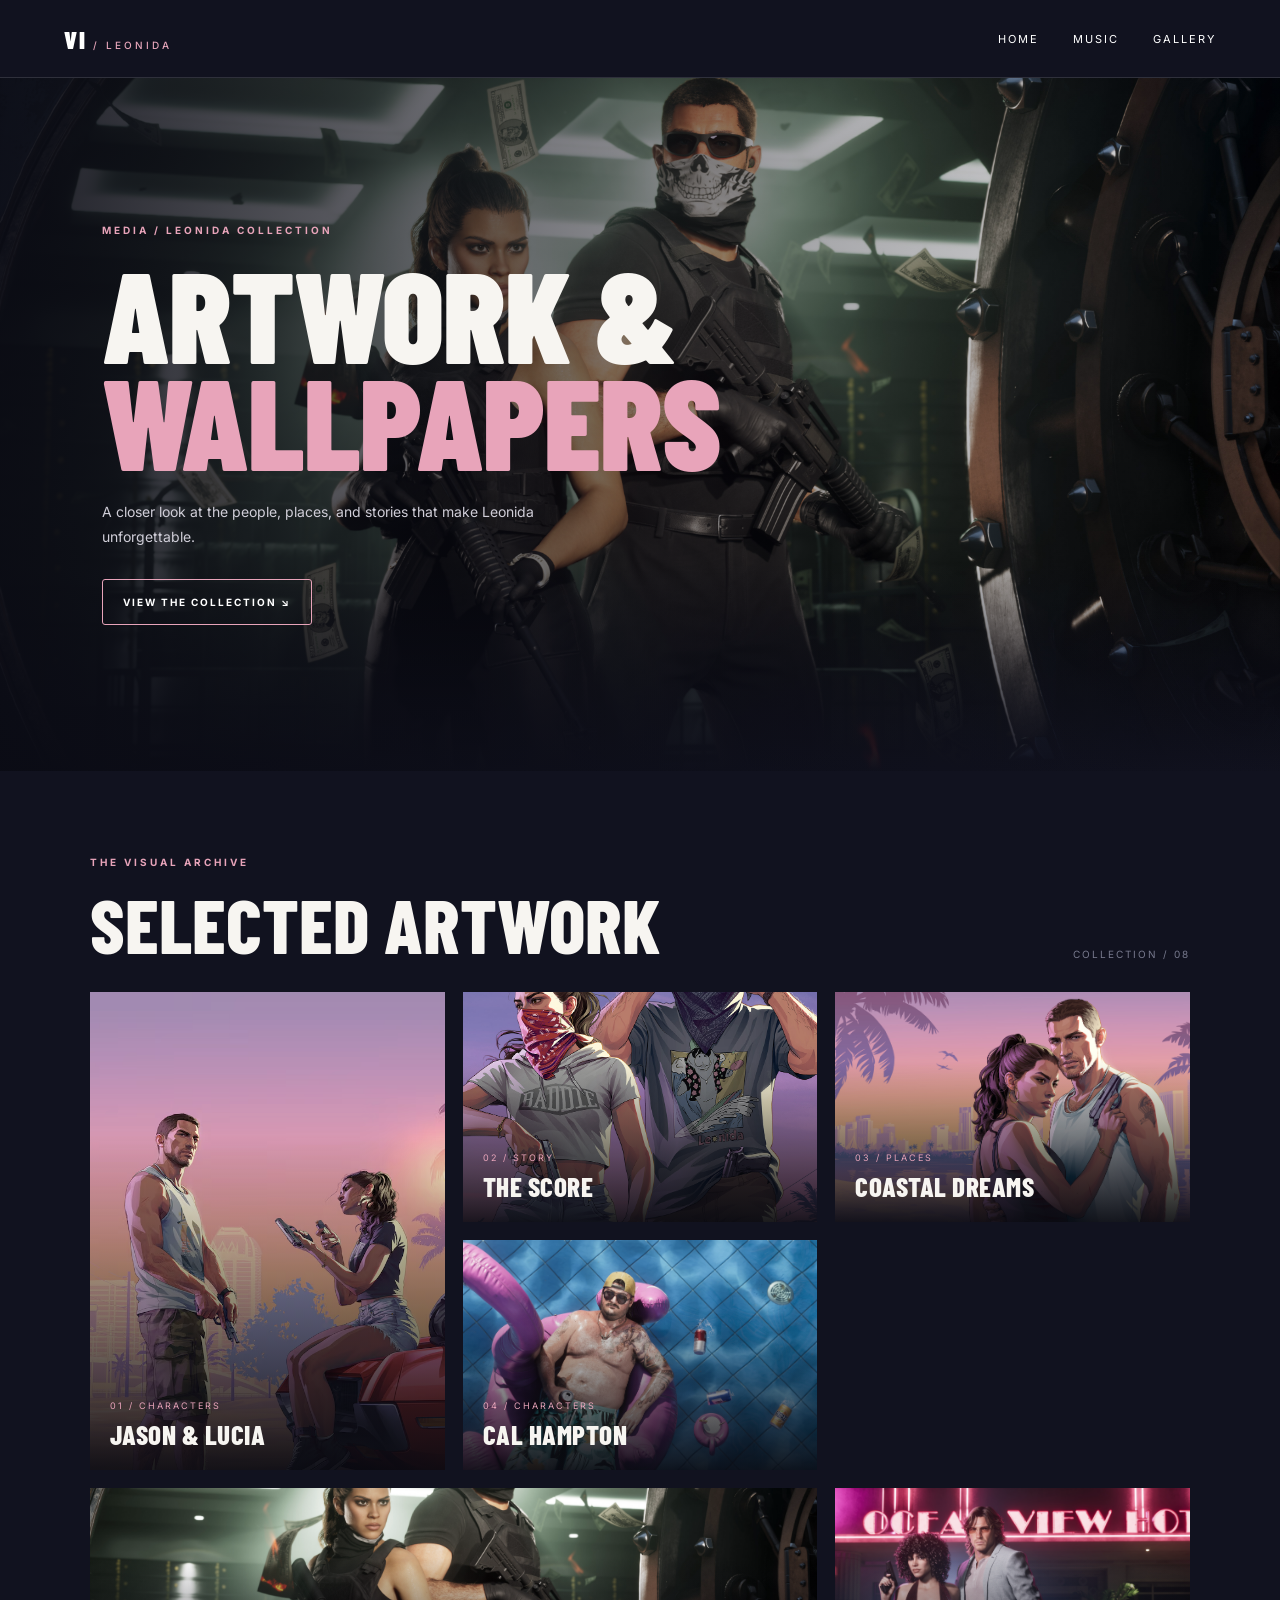
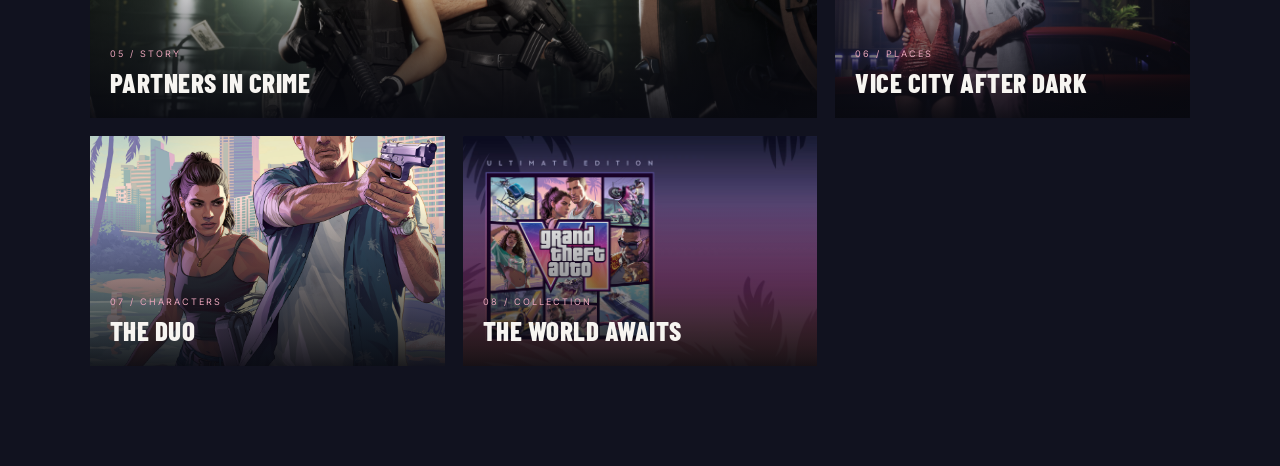
<file: gallery.html>
<!-- gallery.html -->
<!DOCTYPE html>
<html lang="en">

<head>
  <meta charset="UTF-8">
  <meta name="viewport" content="width=device-width, initial-scale=1.0">
  <title>Artwork & Wallpapers — Grand Theft Auto VI</title>
  <link rel="stylesheet" href="styles.css">
  <link rel="stylesheet" href="media-pages.css">
  <link rel="icon" type="image/x-icon" href="/gta6-logo.png">
</head>

<body class="media-page">
  <div class="media-header">
    <a class="mini-brand" href="index.html" aria-label="Home">VI<span> / LEONIDA</span></a>
    <button class="media-menu-toggle" aria-label="Open menu" aria-expanded="false">
      <span></span>
      <span></span>
    </button>
    <nav class="media-nav">
      <a href="index.html">HOME</a>
      <a href="music.html">MUSIC</a>
      <a href="gallery.html">GALLERY</a>
    </nav>
  </div>
  
  <div id="top">
    <div class="media-hero gallery-hero">
      <div class="hero-shade"></div>
      <p class="eyebrow">MEDIA / LEONIDA COLLECTION</p>
      <h1>ARTWORK &<br><span>WALLPAPERS</span></h1>
      <p class="hero-copy">A closer look at the people, places, and stories that make Leonida unforgettable.</p>
      <a class="outline-cta" href="#artwork">VIEW THE COLLECTION ↘</a>
    </div>
    
    <div id="artwork" class="gallery-section">
      <div class="section-heading">
        <div>
          <p class="eyebrow">THE VISUAL ARCHIVE</p>
          <h2>SELECTED ARTWORK</h2>
        </div>
        <span>COLLECTION / 08</span>
      </div>
      
      <div class="art-grid">
        <div class="art-card tall" data-category="characters">
          <img src="launch-image.png" alt="Jason and Lucia artwork">
          <div class="caption">
            <span>01 / CHARACTERS</span>
            <span>JASON & LUCIA</span>
          </div>
        </div>
        <div class="art-card" data-category="stories">
          <img src="Jason_and_Lucia_Robbery_portrait.jpg" alt="Jason and Lucia robbery artwork">
          <div class="caption">
            <span>02 / STORY</span>
            <span>THE SCORE</span>
          </div>
        </div>
        <div class="art-card" data-category="places">
          <img src="Jason_and_Lucia_Beach_landscape.jpg" alt="Leonida beach landscape">
          <div class="caption">
            <span>03 / PLACES</span>
            <span>COASTAL DREAMS</span>
          </div>
        </div>
        <div class="art-card" data-category="characters">
          <img src="Cal_Hampton_03.jpg" alt="Cal Hampton character artwork">
          <div class="caption">
            <span>04 / CHARACTERS</span>
            <span>CAL HAMPTON</span>
          </div>
        </div>
        <div class="art-card wide" data-category="stories">
          <img src="Jason_and_Lucia_02.jpg" alt="Jason and Lucia story artwork">
          <div class="caption">
            <span>05 / STORY</span>
            <span>PARTNERS IN CRIME</span>
          </div>
        </div>
        <div class="art-card" data-category="places">
          <img src="VINTAGE_VICE_CITY_PACK_01.jpg" alt="Vintage Vice City artwork">
          <div class="caption">
            <span>06 / PLACES</span>
            <span>VICE CITY AFTER DARK</span>
          </div>
        </div>
        <div class="art-card" data-category="characters">
          <img src="Jason_and_Lucia_02_portrait.jpg" alt="Character portrait artwork">
          <div class="caption">
            <span>07 / CHARACTERS</span>
            <span>THE DUO</span>
          </div>
        </div>
        <div class="art-card" data-category="places">
          <img src="ultimate-edition.avif" alt="Ultimate edition artwork">
          <div class="caption">
            <span>08 / COLLECTION</span>
            <span>THE WORLD AWAITS</span>
          </div>
        </div>
      </div>
    </div>
  </div>
</body>
<script>
  const menuToggle = document.querySelector('.media-menu-toggle');
  const mediaNav = document.querySelector('.media-nav');

  if (menuToggle && mediaNav) {
    menuToggle.addEventListener('click', () => {
      mediaNav.classList.toggle('open');
      const isExpanded = menuToggle.getAttribute('aria-expanded') === 'true';
      menuToggle.setAttribute('aria-expanded', !isExpanded);
    });
  }
</script>
</html>
</file>
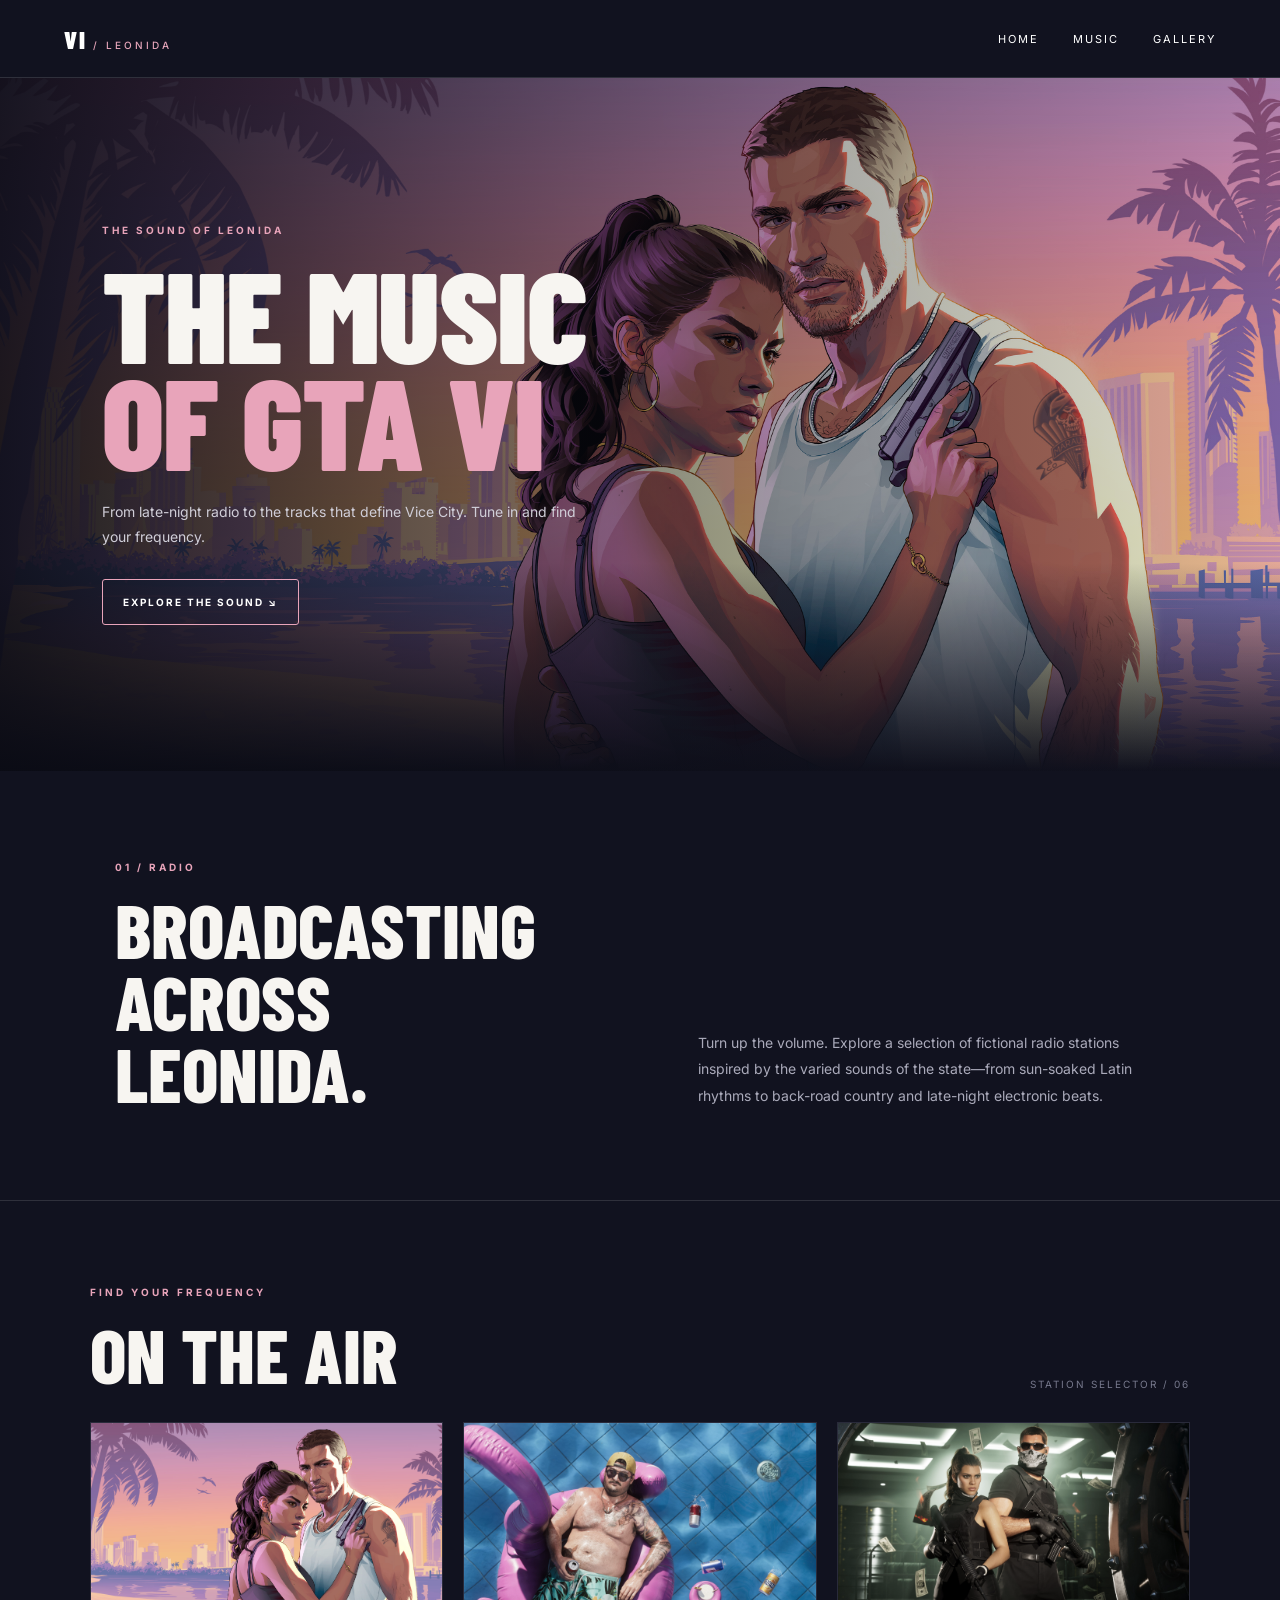
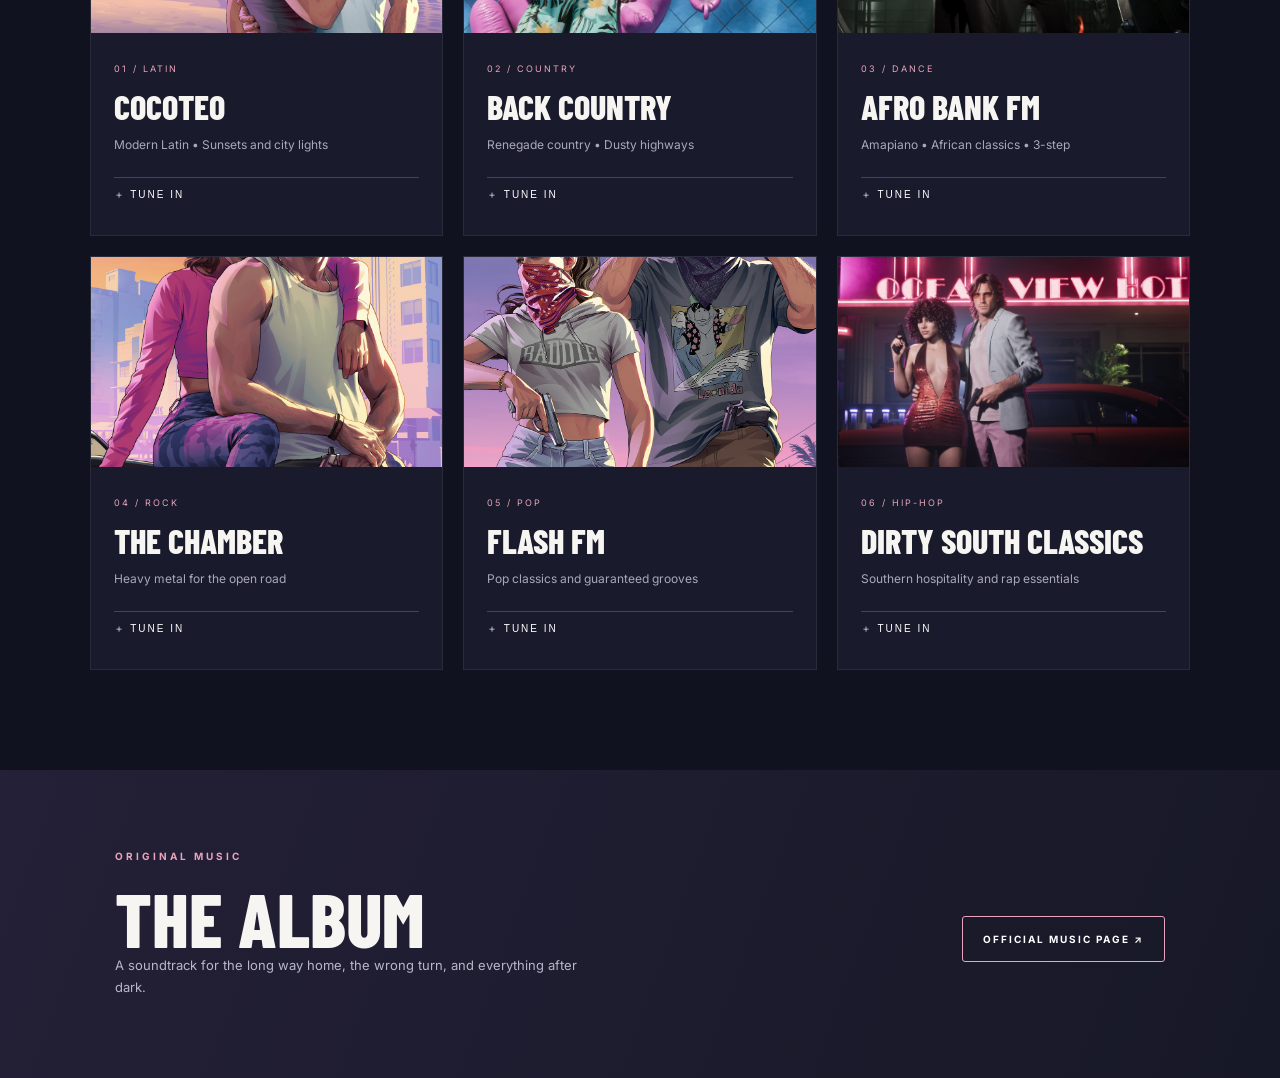
<file: music.html>
<!-- music.html -->
<!DOCTYPE html>
<html lang="en">

<head>
  <meta charset="UTF-8">
  <meta name="viewport" content="width=device-width, initial-scale=1.0">
  <title>Music — Grand Theft Auto VI</title>
  <link rel="stylesheet" href="styles.css">
  <link rel="stylesheet" href="media-pages.css">
  <link rel="icon" type="image/x-icon" href="/gta6-logo.png">
</head>

<body class="media-page">
  <div class="media-header">
    <a class="mini-brand" href="index.html" aria-label="Home">VI<span> / LEONIDA</span></a>
    <button class="media-menu-toggle" aria-label="Open menu" aria-expanded="false">
      <span></span>
      <span></span>
    </button>
    <nav class="media-nav">
      <a href="index.html">HOME</a>
      <a href="music.html">MUSIC</a>
      <a href="gallery.html">GALLERY</a>
    </nav>
  </div>
  
  <div id="top">
    <div class="media-hero music-hero">
      <div class="hero-shade"></div>
      <p class="eyebrow">THE SOUND OF LEONIDA</p>
      <h1>THE MUSIC<br><span>OF GTA VI</span></h1>
      <p class="hero-copy">From late-night radio to the tracks that define Vice City. Tune in and find your frequency.</p>
      <a class="outline-cta" href="#stations">EXPLORE THE SOUND ↘</a>
    </div>
    
    <div class="intro-row">
      <div>
        <p class="eyebrow">01 / RADIO</p>
        <h2>Broadcasting<br>across Leonida.</h2>
      </div>
      <p>Turn up the volume. Explore a selection of fictional radio stations inspired by the varied sounds of the state—from sun-soaked Latin rhythms to back-road country and late-night electronic beats.</p>
    </div>
    
    <div id="stations" class="station-section">
      <div class="section-heading">
        <div>
          <p class="eyebrow">FIND YOUR FREQUENCY</p>
          <h2>ON THE AIR</h2>
        </div>
        <span>STATION SELECTOR / 06</span>
      </div>
      
      <div class="station-grid">
        <div class="station-card">
          <img src="Jason_and_Lucia_Beach_landscape.jpg" alt="Coastal drive artwork">
          <div class="station-info">
            <span>01 / LATIN</span>
            <h2>COCOTEO</h2>
            <p>Modern Latin • Sunsets and city lights</p>
            <button class="tune-button" data-station="COCOTEO">＋ TUNE IN</button>
          </div>
        </div>
        <div class="station-card">
          <img src="Cal_Hampton_03.jpg" alt="Leonida character artwork">
          <div class="station-info">
            <span>02 / COUNTRY</span>
            <h2>BACK COUNTRY</h2>
            <p>Renegade country • Dusty highways</p>
            <button class="tune-button" data-station="BACK COUNTRY">＋ TUNE IN</button>
          </div>
        </div>
        <div class="station-card">
          <img src="Jason_and_Lucia_02.jpg" alt="Jason and Lucia artwork">
          <div class="station-info">
            <span>03 / DANCE</span>
            <h2>AFRO BANK FM</h2>
            <p>Amapiano • African classics • 3-step</p>
            <button class="tune-button" data-station="AFRO BANK FM">＋ TUNE IN</button>
          </div>
        </div>
        <div class="station-card">
          <img src="Jason_and_Lucia_01_portrait.jpg" alt="Character portrait">
          <div class="station-info">
            <span>04 / ROCK</span>
            <h2>THE CHAMBER</h2>
            <p>Heavy metal for the open road</p>
            <button class="tune-button" data-station="THE CHAMBER">＋ TUNE IN</button>
          </div>
        </div>
        <div class="station-card">
          <img src="Jason_and_Lucia_Robbery_portrait.jpg" alt="Action artwork">
          <div class="station-info">
            <span>05 / POP</span>
            <h2>FLASH FM</h2>
            <p>Pop classics and guaranteed grooves</p>
            <button class="tune-button" data-station="FLASH FM">＋ TUNE IN</button>
          </div>
        </div>
        <div class="station-card">
          <img src="VINTAGE_VICE_CITY_PACK_01.jpg" alt="Vintage Vice City artwork">
          <div class="station-info">
            <span>06 / HIP-HOP</span>
            <h2>DIRTY SOUTH CLASSICS</h2>
            <p>Southern hospitality and rap essentials</p>
            <button class="tune-button" data-station="DIRTY SOUTH CLASSICS">＋ TUNE IN</button>
          </div>
        </div>
      </div>
    </div>
    
    <div class="album-banner">
      <div>
        <p class="eyebrow">ORIGINAL MUSIC</p>
        <h2>THE ALBUM</h2>
        <p>A soundtrack for the long way home, the wrong turn, and everything after dark.</p>
      </div>
      <a class="outline-cta" href="https://www.rockstargames.com/VI/music" target="_blank">OFFICIAL MUSIC PAGE ↗</a>
    </div>
  </div>
</body>
<script>
  const menuToggle = document.querySelector('.media-menu-toggle');
  const mediaNav = document.querySelector('.media-nav');

  if (menuToggle && mediaNav) {
    menuToggle.addEventListener('click', () => {
      mediaNav.classList.toggle('open');
      const isExpanded = menuToggle.getAttribute('aria-expanded') === 'true';
      menuToggle.setAttribute('aria-expanded', !isExpanded);
    });
  }
</script>
</html>
</file>
<file: styles.css>
@import url('https://fonts.googleapis.com/css2?family=Poiret+One&display=swap');
  @font-face {
    font-family: 'ArtDeco Bold';
    src: url('fonts/art-deco-bold.otf') format('opentype');
    font-weight: bold;
    font-style: normal;
  }

  * {
    margin: 0;
    padding: 0;
    box-sizing: border-box;
  }

  body {
    background-color: #16172A;
  }

  .top-section {
    display: flex;
    height: 60px;
    position: relative;
    justify-content: center;
    align-items: center;

  }

   .top-section img {
    width: 100%;                                  
    height: 100%;
    object-fit: cover;
    object-position: center top;
  }
  .top-section p {
    position: absolute;
    color: #3c4066;
    background-color: none;
    font: 15px;
    font-weight: 700;
    line-height: 17px;
    letter-spacing: 2.25px;
    font-family: 'ArtDeco Bold' !important;


  }

  .logo {
    margin: 55px 0 0 55px;
    width: 50px;
    height: 45px;
    color: white;
    position: sticky;
  }

  .logo svg {
    display: block;
    width: 100%;
    height: 100%;
  }

  .hero-section {
    display: flex;
    justify-content: space-between;
    box-sizing: border-box;
    padding: 20px 40px;
    position: relative;

  }


  .hero-container {
    width: 100%;
    max-width: 1350px;
    height: 650px;
    display: flex;
    justify-content: center;
    align-items: center;
    margin: 10px auto;
    position: relative;
  }

  .hero-image {
    width: 100%;
    object-fit: fill;
    display: block;
  }

  .overlay {
    position: absolute;
    display: flex;
    justify-content: center;
    align-items: center;
    max-width: 300px;
    height: auto;
    object-fit: contain;
  }

  

  .menu-button {
    margin: 55px 55px 0 0;
    width: 48px;
    height: 48px;
    background: transparent;
    border: none;
    cursor: pointer;
    position: sticky;
    display: flex;
    flex-direction: column;
    justify-content: center;
    align-items: center;
    gap: 6px;
  }

  .menu-button span {
    width: 40px;
    height: 8px;
    background-color: white;
    display: block;
  }

  .pre-order-wrapper {
  width: 100%;
  display: flex;
  justify-content: center; 
}

  .pre-order {
    width: 100%;             
    max-width: 1300px; 
    height: 120px;
    box-sizing: border-box;
    display: flex;
    flex-direction: row;
    justify-content: space-between;
    align-items: center;
    padding: 10px 0;
  }

  .pre-order p {
    font-size: 29px;
    font-weight: 500;
    line-height: 35px;
    letter-spacing: -0.29px;
    color: white;
    font-family: 'ArtDeco Bold' !important;
  }

  .order-button {
    padding: 22px 22px;
    font-size: 22px;
    font-weight: 700;
    background-color: #FFC0D1;
    color: #16172A;
    border: none;
    border-radius: 50px;
    width: 210px;
    height: 69px;
    transition: background-color 1s ease, color 1s ease, text-shadow 1s ease, box-shadow 1s ease;
  }

  .order-button:hover {
    color: #974858;

  
  box-shadow: 
    0 0 10px #ffffff,   
    0 0 40px #ff69b4,   
    0 0 50px #ff1493,   
    inset 0 0 14px rgba(255, 255, 255, 0.6); 
  }

  .button-group {
    display: flex;
    flex-direction: column;
    align-items: center;
    gap: 15px;
    position: relative;
  }

    .scroll-arrow {
    background: none;
    border: none;
    padding: 0;
    display: flex;
    justify-content: center;
    align-items: center;
    position: absolute;
    top: 120px;
    }  
    
    

  .console-logos {
    display: flex;
    flex-direction: column;
    gap: 10px;
    width: 100%;
  }

  .console-logos img {
    max-width: 200px;
    object-position: right;
    height: auto;
  }

  .left, .right, .center {
    flex: 1;
    display: flex;
    align-items: center;
  }

  .left {
    justify-content: flex-start;
  }

  .center {
    justify-content: center;
  }

  .right {
    justify-content: flex-end;
    align-items: flex-end;
  }

  .launch-section {
    display: flex;
    justify-content: center;
    align-items: center;
    width: 100%;
    height: 100vh;
    margin-top: 100px;
    overflow: hidden;
    position: relative;
  }

  .launch-section img {
  width: 100%;
  height: 100%;
  object-fit: cover;
}

  .launch-text {
    display: flex;
    flex-direction: column;
    position: absolute;
    justify-content: flex-start;
    align-items: center;
    z-index: 1;
    gap: 20px;
    top: 100px;
    left: 0;
    width: 100%;
    height: 100%;
  }

  .watch p {
    color: #fbd9e0;
    background-color: none;
    font-size: 25px;
    line-height: 17px;
    letter-spacing: 2.25px;
    font-weight: 900;
    font-family:'Franklin Gothic Medium', 'Arial Narrow', Arial, sans-serif;
  }

  .launch p {
    color: #ffffff;
    font-size: 66px;
    letter-spacing: 15px;
    font-weight: 900;
    font-family:'Franklin Gothic Medium', 'Arial Narrow', Arial, sans-serif;
  }

  .launch {
    position: relative;
    left: 15px;
  }

  .play-button {
    position: absolute;
    color: white;
    opacity: 0.5;
    display: flex;
    cursor: pointer;
    z-index: 3;
    transition: transform 0.3s ease, opacity 0.3s ease;
  }

  .play-button:hover {
    opacity: 0.7;
    transform: scale(1.15);
  }

  .video-overlay {
  position: fixed;
  top: 0;
  left: 0;
  width: 100%;
  height: 100%;
  background-color: rgba(22, 23, 42, 0.95);
  backdrop-filter: blur(8px);
  z-index: 1000; 
  
  display: flex;
  flex-direction: column;
  justify-content: flex-start; 
  align-items: center;
  padding: 60px 20px;          
  overflow-y: auto;            
  
  opacity: 0;
  pointer-events: none;
  transition: opacity 0.4s ease;
}

.video-overlay:target {
  opacity: 1;
  pointer-events: auto;
}

.video-container {
  position: relative;
  width: 100%;               
  max-width: 1000px;
  aspect-ratio: 16 / 9;
  border-radius: 12px;
  overflow: hidden;
  box-shadow: 0 20px 50px rgba(0, 0, 0, 0.6);
  border: 1px solid rgba(255, 255, 255, 0.15);
  margin-bottom: 40px;          
  flex-shrink: 0;               
}

.video-container iframe {
  width: 100%;
  height: 100%;
  display: block;
}

.close-button {
  position: fixed;             
  top: 20px;
  right: 20px;
  background: rgba(255, 255, 255, 0.1);
  color: white;
  text-decoration: none; 
  font-size: 30px;
  width: 45px;
  height: 45px;
  border-radius: 50%;
  display: flex;
  justify-content: center;
  align-items: center;
  z-index: 100000;
  transition: background 0.2s, transform 0.2s;
}

.close-button:hover {
  background: rgba(255, 255, 255, 0.3);
  transform: scale(1.05);
}


.video-details-section {
  width: 100%;
  max-width: 1000px;       
  margin: 0 auto;
  padding: 0 0 40px 0;         
  background-color: transparent; 
  color: #ffffff;

}

.details-split-row {
  display: flex;
  justify-content: space-between;
  align-items: flex-start;
  gap: 50px;
}

.details-left, .details-right {
  flex: 1;
}

.main-title {
  font-family:'Franklin Gothic Medium', 'Arial Narrow', Arial, sans-serif;
  font-size: 40px;
  line-height: 1.1;
  letter-spacing: 1.5px;
  margin-bottom: 12px;
  font-weight: 700;
  color: #fff9cb;
}

.release-date {
  font-size: 19px;
  color: #7b7d99; 
  letter-spacing: 0.5px;
  font-family:'Franklin Gothic Medium', 'Arial Narrow', Arial, sans-serif;
}

.description-para {
  position: static; 
  font-size: 19px;
  line-height: 1.6;
  color: #7b7d99;
  font-weight: normal ;
  letter-spacing: 0.2px;
  font-family:'Franklin Gothic Medium', 'Arial Narrow', Arial, sans-serif;
}
  
/* Trailers Cards Section */
  .more-trailers-section {
    width: 100%;
    background-color: #16172A; 
    display: flex;
    justify-content: center;
    padding: 60px 40px;
  }

  .trailers-container {
    width: 100%;
    max-width: 1350px;
    display: flex;
    justify-content: space-between;
    gap: 30px;
  }

  .trailer-card {
    flex: 1;
    display: flex;
    flex-direction: column;
    align-items: center;
    cursor: pointer;
  }

  .trailer-card:hover .trailer-image-wrapper img {
    transform: scale(1.03);
  }

  .trailer-image-wrapper {
    width: 100%;
    aspect-ratio: 9 / 16; 
    position: relative;
    border-radius: 12px;
    overflow: hidden;
    margin-bottom: 20px;
  }

  .trailer-image-wrapper img {
    width: 100%;
    height: 100%;
    object-fit: cover;
    transition: transform 0.4s ease;
  }

  .card-play-button {
    position: absolute;
    top: 50%;
    left: 50%;
    transform: translate(-50%, -50%);
    color: white;
    z-index: 2;
    transition: transform 0.2s ease;
  }

  .trailer-card:hover .card-play-button {
    transform: translate(-50%, -50%) scale(1.1);
  }

  .trailer-text {
    text-align: center;
    display: flex;
    flex-direction: column;
    gap: 8px;
  }

  .watch-tag {
    color: #fbd9e0; 
    font-size: 14px;
    letter-spacing: 2px;
    font-weight: 900;
    font-family: 'Franklin Gothic Medium', 'Arial Narrow', Arial, sans-serif;
  }

  .trailer-title {
    color: #ffffff;
    font-size: 26px;
    letter-spacing: 2px;
    font-weight: 900;
    font-family: 'Franklin Gothic Medium', 'Arial Narrow', Arial, sans-serif;
  }


  .scroll-canvas-section {
   
    height: 250vh; 
    position: relative;
    background-color: #000;
  }

  .sticky-canvas-container {
    position: sticky;
    top: 0;
    height: 100vh; 
    width: 100%;
    overflow: hidden;
    display: flex;
    justify-content: center;
    align-items: center;
  }

  /* Adds a smooth fade to the bottom of the scrubbing video */
  .sticky-canvas-container::after {
    content: '';
    position: absolute;
    bottom: 0;
    left: 0;
    width: 100%;
    height: 25vh; /* Controls how tall the blended fade is */
    /* Fades from transparent to your exact body background color (#16172A) */
    background: linear-gradient(to bottom, rgba(22, 23, 42, 0) 0%, rgba(22, 23, 42, 1) 100%);
    pointer-events: none; /* Ensures the overlay doesn't block scrolling or clicks */
    z-index: 5;
  }

  #scrub-canvas {
    width: 100%;
    height: 100vh;
    object-fit: cover; 
    display: block;
    object-position: center center;
  }

  .ultimate-vicecity {
    display: flex;
    flex-direction: column;
    justify-content: center;
    align-items: center;
    gap: 50px; 
    padding: 50px 20px;
  }

 
  .promo-card {
    position: relative; 
    display: flex;
    justify-content: center;
    align-items: center;
    width: 100%;
    max-width: 1500px;
  }
  
  .promo-card img {
    width: 100%;
    border-radius: 40px;
    display: block;
  }

  .promo-content {
    position: absolute;
    display: flex;
    flex-direction: column;
    right: 10%; 
    justify-content: center;
  }

  .promo-preorder-bonus {
    font-size: 20px;
    font-weight: 700;
    font-family: 'Franklin Gothic Medium', 'Arial Narrow', Arial, sans-serif;
    color: #95eef1;
    margin-bottom: 10px;
  }

  .promo-heading {
    font-size: 70px;
    font-weight: 700;
    font-family: 'Franklin Gothic Medium', 'Arial Narrow', Arial, sans-serif;
    color: #fff9cb;
    line-height: 1.1;
    margin-bottom: 20px;
  }

  .promo-para {
    font-size: 30px;
    font-family: 'Franklin Gothic Medium', 'Arial Narrow', Arial, sans-serif;
    color: #ffffff;
    line-height: 1.4;
  }

  .promo-content button {
    margin-top: 40px;
    padding: 22px 22px;
    font-size: 22px;
    font-weight: 700;
    background-color: #fff9cb;
    color: #16172A;
    border: none;
    border-radius: 50px;
    width: 210px;
    height: 69px;
    cursor: pointer;
    transition: background-color 0.5s ease, color 0.5s ease, box-shadow 0.5s ease;
  }

  .promo-content button:hover {
    color: #974858;
    box-shadow: 
      0 0 10px #ffffff,   
      0 0 40px #ff69b4,   
      0 0 50px #ff1493,   
      inset 0 0 14px rgba(255, 255, 255, 0.6); 
  }


  .scroll-canvas-section-2 {
    height: 400vh; 
    position: relative;
    background-color: #000;
  }

  .sticky-canvas-container-2 {
    position: sticky;
    top: 0;
    height: 100vh; 
    width: 100%;
    overflow: hidden;
    display: flex;
    justify-content: center;
    align-items: center;
  }

  /* Adds a smooth fade to the top of the second scrubbing video */
  .sticky-canvas-container-2::before {
    content: '';
    position: absolute;
    top: 0;
    left: 0;
    width: 100%;
    height: 25vh; /* Controls how tall the top blend is */
    /* Fades from solid background color down to transparent */
    background: linear-gradient(to bottom, rgba(22, 23, 42, 1) 0%, rgba(22, 23, 42, 0) 100%);
    pointer-events: none; /* Ensures the overlay doesn't block scrolling or clicks */
    z-index: 5;
  }

   /* Adds a smooth fade to the bottom of the scrubbing video */
  .sticky-canvas-container-2::after {
    content: '';
    position: absolute;
    bottom: 0;
    left: 0;
    width: 100%;
    height: 25vh; /* Controls how tall the blended fade is */
    /* Fades from transparent to your exact body background color (#16172A) */
    background: linear-gradient(to bottom, rgba(22, 23, 42, 0) 0%, rgba(22, 23, 42, 1) 100%);
    pointer-events: none; /* Ensures the overlay doesn't block scrolling or clicks */
    z-index: 5;
  }

  #scrub-canvas-2 {
    width: 100%;
    height: 100vh;
    object-fit: cover; 
    object-position: center center; 
    display: block;
  }

  /* Vice City Story Card */
  .story-card {
    position: relative;
    display: flex;
    align-items: center; 
    width: 100%;
    max-width: 1500px;
    min-height: 650px; 
    border-radius: 40px;
    overflow: hidden;
  }


  .story-content {
    position: relative;
    z-index: 1; 
    display: flex;
    flex-direction: column;
  }

  .story-heading {
    font-family: 'Franklin Gothic Medium', 'Arial Narrow', Arial, sans-serif;
    font-size: 100px;
    font-weight: 700;
    color: #df698a; 
    margin-bottom: 25px;
    letter-spacing: 0.5px;
  }

  .story-paragraph {
    font-family: 'Franklin Gothic Medium', 'Arial Narrow', Arial, sans-serif;
    font-size: 50px;
    font-weight: 500;
    color: #f7bda6; 
    letter-spacing: 0.5px;
  }



  .promo-card.content-left .promo-content {
    right: auto; /* Removes the default right positioning */
    left: 10%;   /* Pins the text to the left side */
  }
  
  .promo-content button {
    width: 250px;
  }

  /* Main Footer Container */
  .site-footer {
    display: flex;
    flex-direction: column;
    align-items: center;
    padding: 80px 20px;
    color: #ffffff;
    font-family: 'Franklin Gothic Medium', 'Arial Narrow', Arial, sans-serif;
  }

  /* Centered Logo */
  .footer-logo {
    max-width: 150px;
    height: auto;
    margin-bottom: 40px;
  }

  /* Newsletter Pill Bar */
  .newsletter-bar {
    display: flex;
    justify-content: space-between;
    align-items: center;
    width: 100%;
    max-width: 1000px;
    border: 1px solid rgba(255, 255, 255, 0.2);
    border-radius: 50px; /* Creates the pill shape */
    padding: 20px 40px;
    margin-bottom: 50px;
    gap: 30px;
  }

  .newsletter-left {
    display: flex;
    align-items: center;
    gap: 15px;
    font-size: 18px;
    font-weight: 700;
    letter-spacing: 0.5px;
    white-space: nowrap;
  }

  .rockstar-icon {
    font-size: 24px;
    font-weight: bold;
    font-family: Arial, sans-serif;
  }

  .rockstar-icon .star {
    font-size: 16px;
    vertical-align: super;
  }

  .newsletter-right p {
    font-size: 14px;
    font-weight: normal;
    color: #b0b0b0;
    line-height: 1.4;
  }

  /* Social Icons */
  .footer-socials {
    display: flex;
    gap: 30px;
    margin-bottom: 40px;
  }

  .footer-socials a {
    color: #ffffff;
    text-decoration: none;
    font-size: 18px;
    font-weight: bold;
    transition: color 0.3s ease;
  }

  .footer-socials a:hover {
    color: #df698a;
  }

  /* Footer Text Links */
  .footer-links {
    display: flex;
    flex-wrap: wrap;
    justify-content: center;
    gap: 20px;
    margin-bottom: 60px;
  }

  .footer-links a {
    color: #b0b0b0;
    text-decoration: none;
    font-size: 14px;
    transition: color 0.3s ease;
  }

  .footer-links a:hover {
    color: #ffffff;
  }

  /* ESRB Rating Section */
  .footer-rating {
    display: flex;
    align-items: flex-start;
    gap: 20px;
    max-width: 600px;
  }

  .esrb-logo {
    width: 60px;
    height: auto;
  }

  .rating-text {
    font-size: 12px;
    color: #b0b0b0;
    line-height: 1.5;
  }

  .in-game-purchases {
    margin-top: 10px;
  }

  .rockstar-logo-img {
    height: 24px; /* Matches the height of the neighboring text */
    width: auto;
    display: block;
  }

  
/* Hide the checkbox */
.menu-toggle {
    position: absolute;
    width: 1px;
    height: 1px;
    opacity: 0;
    pointer-events: none;
}

.menu-button {
  z-index: 1002;
}

.menu-button span {
  transition: transform 0.3s ease;
}

.menu-toggle:checked + .menu-button span:first-child {
  transform: translateY(7px) rotate(45deg);
}

.menu-toggle:checked + .menu-button span:last-child {
  transform: translateY(-7px) rotate(-45deg);
}

/* Full-screen navigation */
.menu-overlay {
    position: fixed;
    inset: 0;
    z-index: 1001;
    background: rgba(8, 8, 8, 0.97);
    display: flex;
    flex-direction: column;
    justify-content: center;
    align-items: center;
    gap: 28px;

    opacity: 0;
    visibility: hidden;
    pointer-events: none;
    transform: translateY(-15px);
    transition:
        opacity 0.35s ease,
        transform 0.35s ease,
        visibility 0.35s ease;
}

/* Show menu when checkbox is checked */
.menu-toggle:checked ~ .menu-overlay {
    opacity: 1;
    visibility: visible;
    pointer-events: auto;
    transform: translateY(0);
}

/* Navigation links */
.menu-overlay a {
    color: #fff;
    text-decoration: none;
    font-family: inherit;
    font-size: clamp(28px, 5vw, 54px);
    font-weight: 700;
    letter-spacing: 2px;
    transition: color 0.25s ease, transform 0.25s ease;
    font-family: 'Franklin Gothic Medium', 'Arial Narrow', Arial, sans-serif;
}

.menu-overlay a:hover {
    color: #ffc0d1;
    transform: scale(1.06);
}

/* Keyboard accessibility */
.menu-toggle:focus-visible + .menu-button {
    outline: 2px solid #ffc0d1;
    outline-offset: 5px;
}

@media (max-width: 600px) {
    .menu-button {
        top: 20px;
        right: 20px;
    }

    .menu-overlay {
        gap: 24px;
    }
}

  /* Responsive Adjustments for Mobile */
  @media (max-width: 768px) {
    .newsletter-bar {
      flex-direction: column;
      text-align: center;
      padding: 30px 20px;
      border-radius: 20px;
    }
    
    .newsletter-left {
      flex-direction: column;
    }

    .footer-rating {
      flex-direction: column;
      align-items: center;
      text-align: center;
    }
  }

/* =========================================================================
   RESPONSIVE LAYER (Single Media Query)
   ========================================================================= */
html {text-size-adjust: 100%;} body {overflow-x: clip;}
img, svg, canvas, video, iframe {max-width: 100%;} body:has(.menu-toggle:checked) {overflow: hidden;}

@media (max-width: 950px) {
  .hero-section {flex-direction: column; justify-content: flex-start; padding: 16px 14px 0;}
  .logo {margin: 8px 0; width: clamp(36px, 6vw, 42px); flex: none;}
  .hero-container {margin: 0 auto; height: clamp(340px, 65svh, 640px);}
  .hero-image {height: 100%; object-fit: cover; object-position: center;}
  .overlay {max-width: min(220px, 50vw);}
  
  /* Menu button set to absolute so it scrolls naturally with the page */
  .menu-button {position: absolute; top: 20px; right: 20px; margin: 0; z-index: 1002; background: transparent; backdrop-filter: none;}
  button.menu-button {display: none;}
  
  .pre-order-wrapper {padding: 0 24px;} .pre-order {height: auto; flex-direction: column; gap: 22px; padding: 28px 0; max-width: 560px;}
  .pre-order .left, .pre-order .center, .pre-order .right {width: 100%; justify-content: center; text-align: center;}
  .pre-order p {font-size: clamp(20px, 4vw, 24px);} .order-button {width: clamp(240px, 80vw, 260px); height: 60px;}
  .console-logos {flex-direction: row; justify-content: center; gap: 24px;} .console-logos img {width: 40%; max-width: 130px;}
  
  .launch-section {height: clamp(420px, 80svh, 100svh); margin-top: 40px;} .launch-text {top: 12%; padding: 0 16px;}
  .watch p {font-size: clamp(14px, 3vw, 22px); line-height: 1.2; text-align: center;} .launch p {font-size: clamp(24px, 8vw, 56px); letter-spacing: clamp(3px, 1vw, 10px); text-align: center;}
  .video-overlay {padding: 72px 16px 32px;} .details-split-row {flex-direction: column; gap: 16px;} .main-title {font-size: clamp(24px, 6vw, 36px);}
  
  .more-trailers-section {padding: 40px 0;} .trailers-container {justify-content: flex-start; gap: 16px; padding: 0 20px 12px; overflow-x: auto; scroll-snap-type: x mandatory; scrollbar-width: none;}
  .trailer-card {flex: 0 0 clamp(260px, 70vw, 320px); scroll-snap-align: start;} .watch-tag {font-size: 12px;} .trailer-title {font-size: clamp(16px, 2vw, 22px);}
  
  .ultimate-vicecity {gap: 40px; padding: 32px 16px;} .promo-card, .story-card {flex-direction: column; align-items: stretch; border-radius: 24px; min-height: 0;}
  .promo-content {position: static; padding: 22px 4px 0; align-items: flex-start;} .promo-heading {font-size: clamp(30px, 7vw, 52px); margin-bottom: 12px;}
  .promo-para {font-size: clamp(15px, 3vw, 22px); line-height: 1.5;} .promo-para br {display: none;}
  .promo-content button {width: 100%; min-width: 190px; height: 54px; margin-top: 22px; font-size: 17px;}
  .story-heading {font-size: clamp(34px, 9vw, 64px);} .story-paragraph {font-size: clamp(17px, 4vw, 28px);}
  
  .site-footer {padding: 56px 20px 40px;} .newsletter-bar {margin-bottom: 36px; flex-direction: column; text-align: center; gap: 16px;}
  .footer-socials, .footer-links {flex-wrap: wrap; justify-content: center; text-align: center;}
  
  .top-section p {left: 0; right: 0; padding: 0 64px; text-align: center; font-size: clamp(9px, 2vw, 10px);}
}

/* Touch Reset */
@media (hover: none) {
  .order-button:hover, .promo-content button:hover {color: #1617}
}
</file>
<file: media-pages.css>
@import url('https://fonts.googleapis.com/css2?family=Barlow+Condensed:wght@400;500;600;700;800;900&family=Inter:wght@400;500;600;700&display=swap');

.media-page {
    background: #11121f;
    color: #f7f5f1;
    font-family: Inter, Arial, sans-serif;
    overflow-x: clip; 
    -webkit-text-size-adjust: 100%; 
    text-size-adjust: 100%; 
    -webkit-tap-highlight-color: transparent;
}

.media-header {
    height: 78px;
    padding: 0 clamp(20px, 5vw, 76px);
    display: flex;
    align-items: center;
    justify-content: space-between;
    border-bottom: 1px solid #ffffff20;
    background: #11121f;
    position: relative;
    z-index: 5
}

.mini-brand {
    font: 900 25px 'Barlow Condensed', sans-serif;
    letter-spacing: 2px;
    color: #fff;
    text-decoration: none
}

.mini-brand span {
    font: 500 10px Inter, sans-serif;
    letter-spacing: 3px;
    color: #e7a6ba
}

.media-nav {
    display: flex;
    gap: 34px
}

.media-nav a {
    font-size: 11px;
    letter-spacing: 2px;
    color: #fff;
    text-decoration: none
}

.media-nav a:hover {
    color: #f2a9c1
}

.media-menu-toggle {
    display: none;
    background: none;
    color: #fff;
    border: 0;
    font-size: 25px;
    cursor: pointer;
}

.media-menu-toggle span {
    display: block;
    width: 24px;
    height: 2px;
    background: #fff;
    margin: 5px auto;
    transition: 0.3s;
}

.media-hero {
    min-height: 600px;
    height: min(77vh, 850px);
    position: relative;
    display: flex;
    flex-direction: column;
    justify-content: center;
    align-items: flex-start;
    padding: 8vw;
    background-size: cover;
    background-position: center;
    overflow: hidden
}

.music-hero {
    background-image: url('Jason_and_Lucia_Beach_landscape.jpg')
}

.gallery-hero {
    background-image: url('Jason_and_Lucia_02.jpg')
}

.hero-shade {
    position: absolute;
    inset: 0;
    background: linear-gradient(90deg, rgba(10, 11, 20, .92), rgba(10, 11, 20, .35) 65%, rgba(10, 11, 20, .1)), linear-gradient(0deg, #11121f, transparent 30%)
}

.media-hero>*:not(.hero-shade) {
    position: relative;
    z-index: 1
}

.eyebrow {
    font-size: 10px;
    letter-spacing: 3px;
    color: #e8a4ba;
    font-weight: 700
}

.media-hero h1 {
    font: 900 clamp(60px, 10vw, 142px)/.84 'Barlow Condensed', Impact, sans-serif;
    letter-spacing: -1px;
    margin: 24px 0;
    text-transform: uppercase
}

.media-hero h1 span {
    font-style: normal;
    color: #e8a4ba
}

.hero-copy {
    max-width: 480px;
    color: #d0ced8;
    line-height: 1.8;
    font-size: 14px
}

.outline-cta {
    display: inline-flex;
    margin-top: 30px;
    border: 1px solid #e8a4ba;
    border-radius: 3px;
    padding: 16px 20px;
    text-decoration: none;
    color: #fff;
    font-size: 10px;
    letter-spacing: 2px;
    font-weight: 700;
    transition: background .2s, color .2s
}

.outline-cta:hover {
    background: #e8a4ba;
    color: #11121f
}

.intro-row {
    padding: 90px 9vw;
    display: grid;
    grid-template-columns: 1fr 1fr;
    gap: 9vw;
    align-items: end;
    border-bottom: 1px solid #ffffff20
}

.intro-row h2,
.section-heading h2,
.album-banner h2 {
    font: 800 clamp(42px, 6vw, 76px)/.95 'Barlow Condensed', Impact, sans-serif;
    margin: 20px 0 0;
    text-transform: uppercase
}

.intro-row>p {
    color: #aaaaba;
    line-height: 1.9;
    max-width: 570px;
    font-size: 14px
}

.station-section,
.gallery-section {
    padding: 85px 7vw 100px
}

.section-heading {
    display: flex;
    align-items: end;
    justify-content: space-between;
    margin-bottom: 32px
}

.section-heading>span {
    font-size: 10px;
    letter-spacing: 2px;
    color: #77798d
}

.station-grid {
    display: grid;
    grid-template-columns: repeat(3, minmax(0, 1fr));
    gap: 20px
}

.station-card {
    background: #191a2b;
    border: 1px solid #ffffff12;
    min-width: 0;
    transition: transform .25s, border-color .25s
}

.station-card:hover {
    transform: translateY(-5px);
    border-color: #e8a4ba66
}

.station-card>img {
    width: 100%;
    height: 210px;
    object-fit: cover;
    display: block;
    filter: saturate(.8)
}

.station-info {
    padding: 23px
}

.station-info>span,
.art-card .caption span:first-child {
    font-size: 9px;
    letter-spacing: 2px;
    color: #e8a4ba
}

.station-info h2 {
    font: 800 34px 'Barlow Condensed', Impact, sans-serif;
    margin: 10px 0;
    text-transform: uppercase
}

.station-info p {
    font-size: 12px;
    color: #a8a9ba;
    min-height: 18px
}

.tune-button {
    margin-top: 22px;
    padding: 10px 0;
    border: 0;
    border-top: 1px solid #ffffff30;
    background: none;
    color: #fff;
    width: 100%;
    text-align: left;
    font-size: 10px;
    letter-spacing: 2px;
    cursor: pointer
}

.tune-button:hover {
    color: #e8a4ba
}

.album-banner {
    padding: 80px 9vw;
    display: flex;
    justify-content: space-between;
    align-items: center;
    gap: 30px;
    background: linear-gradient(110deg, #242037, #171827)
}

.album-banner p:not(.eyebrow) {
    max-width: 470px;
    color: #b8b7c6;
    line-height: 1.7;
    font-size: 13px
}

.album-banner .outline-cta {
    white-space: nowrap
}

.art-grid {
    display: grid;
    grid-template-columns: repeat(3, minmax(0, 1fr));
    grid-auto-rows: 230px;
    gap: 18px
}

.art-card {
    position: relative;
    overflow: hidden;
    background: #202133;
    cursor: pointer
}

.art-card.tall {
    grid-row: span 2
}

.art-card.wide {
    grid-column: span 2
}

.art-card img {
    width: 100%;
    height: 100%;
    object-fit: cover;
    display: block;
    transition: transform .5s, filter .4s;
    filter: saturate(.8)
}

.art-card:hover img {
    transform: scale(1.045);
    filter: saturate(1.05)
}

.art-card:after {
    content: '';
    position: absolute;
    inset: 30% 0 0;
    background: linear-gradient(transparent, rgba(8, 9, 16, .92));
    pointer-events: none
}

.art-card .caption {
    position: absolute;
    z-index: 1;
    bottom: 20px;
    left: 20px;
    display: flex;
    flex-direction: column;
    gap: 7px
}

.art-card .caption span:last-child {
    font: 800 27px 'Barlow Condensed', Impact, sans-serif;
    letter-spacing: .5px
}


@media (max-width: 850px) {
    .media-header { height: 65px; } 
    .mini-brand { font-size: clamp(22px, 5vw, 25px); }
    .media-menu-toggle { display: block; width: 44px; height: 44px; margin-right: -8px; }
    .media-nav { display: none; position: absolute; inset: 64px 0 auto 0; background: #11121f; padding: 25px; flex-direction: column; gap: 22px; border-bottom: 1px solid #ffffff22; max-height: calc(100vh - 64px); overflow-y: auto; }
    .media-nav.open { display: flex; } 
    .media-nav a { padding: 6px 0; font-size: 13px; }
    .media-hero { min-height: 420px; height: 75svh; padding: 28px; } 
    .hero-copy { max-width: 100%; }
    .media-hero h1 { font-size: clamp(44px, 15vw, 90px); }
    .intro-row, .station-grid, 
    .art-grid { grid-template-columns: 1fr; }
    .intro-row { padding: 65px 7vw; gap: 25px; } .art-grid { grid-auto-rows: 260px; }
    .section-heading, .album-banner { align-items: flex-start; flex-direction: column; }
    .section-heading { gap: 15px; } 
    .album-banner { padding: 60px 7vw; }
    .station-section, .gallery-section { padding: 52px 5vw 64px; }
    .station-card > img { height: 230px; } 
    .station-info { padding: 20px; } .station-info h2 { font-size: 30px; }
    .art-card.tall, .art-card.wide { grid-area: auto; }
    .station-card:hover { transform: none; border-color: #ffffff12; } 
    .art-card:hover img { transform: none; filter: saturate(.8); }
    .outline-cta:hover, .tune-button:hover, .media-nav a:hover { color: #fff; } 
    .outline-cta:hover { background: transparent; }
}
</file>
